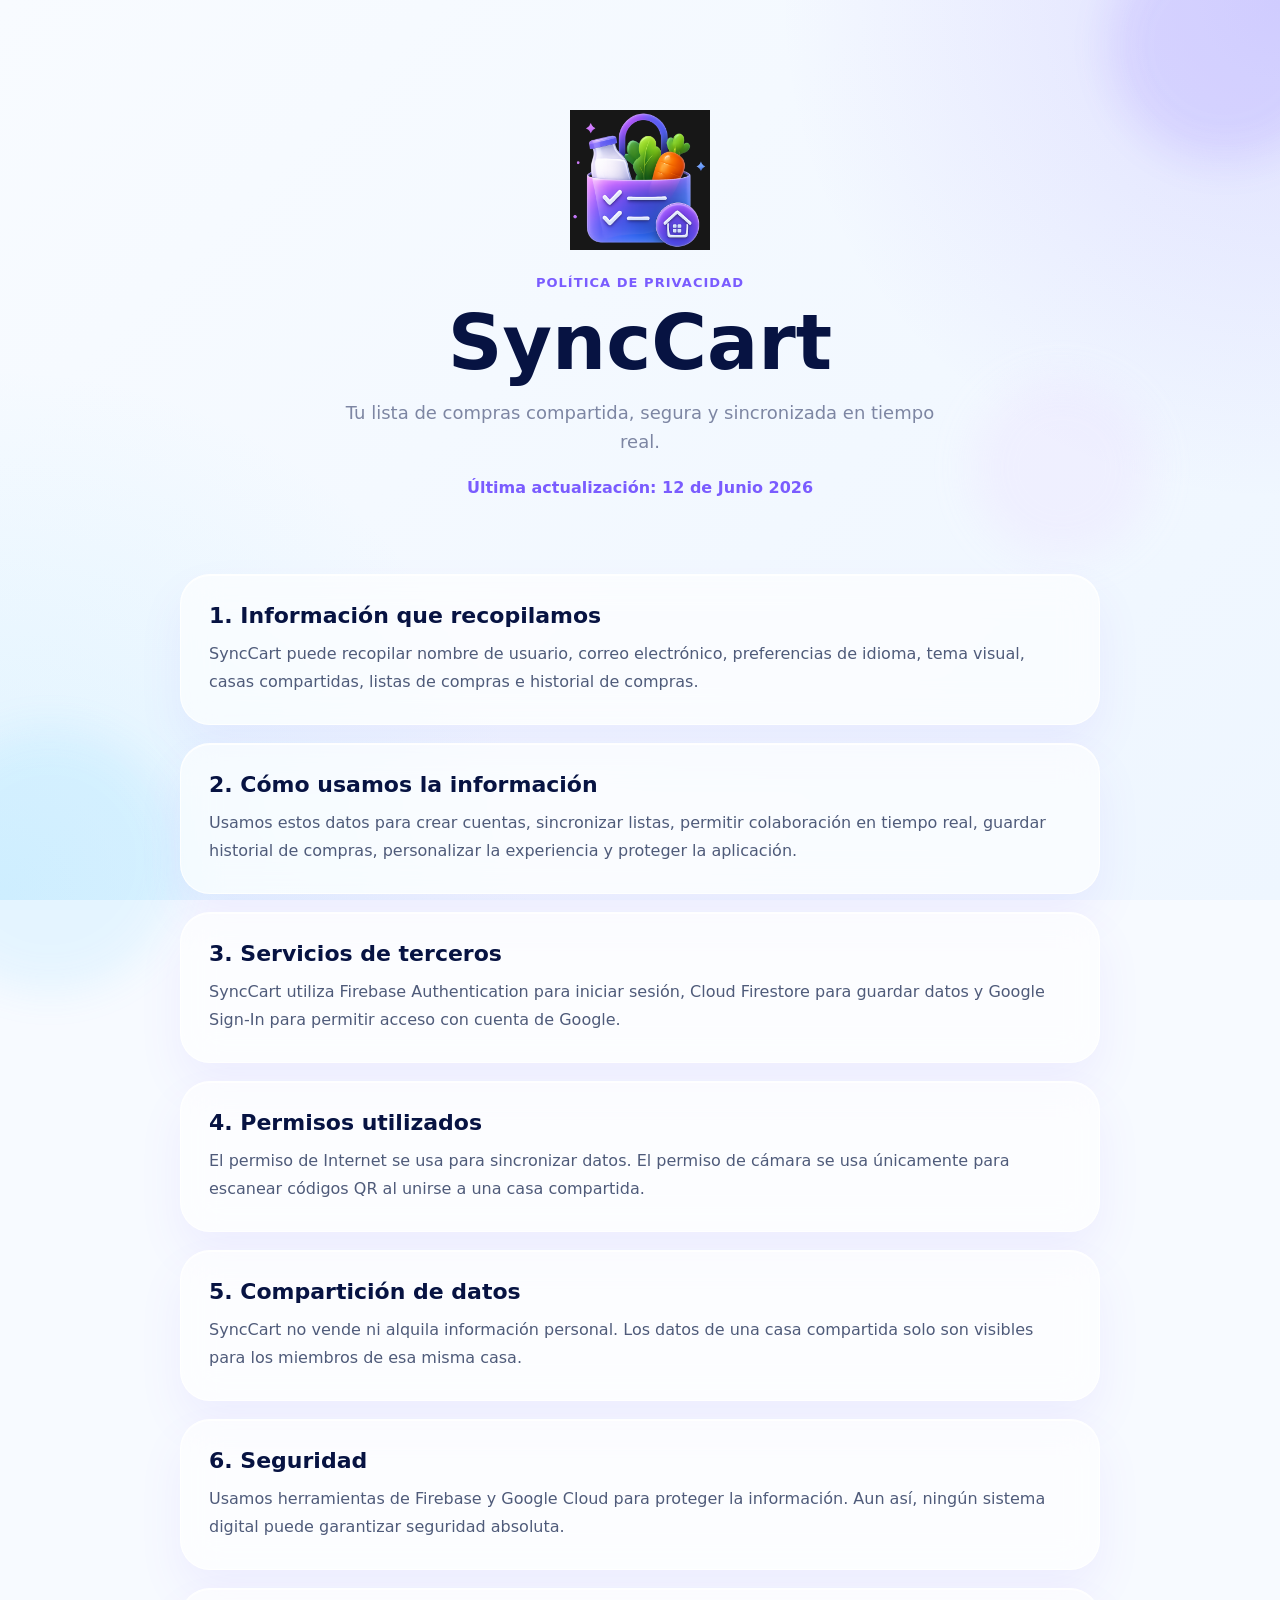
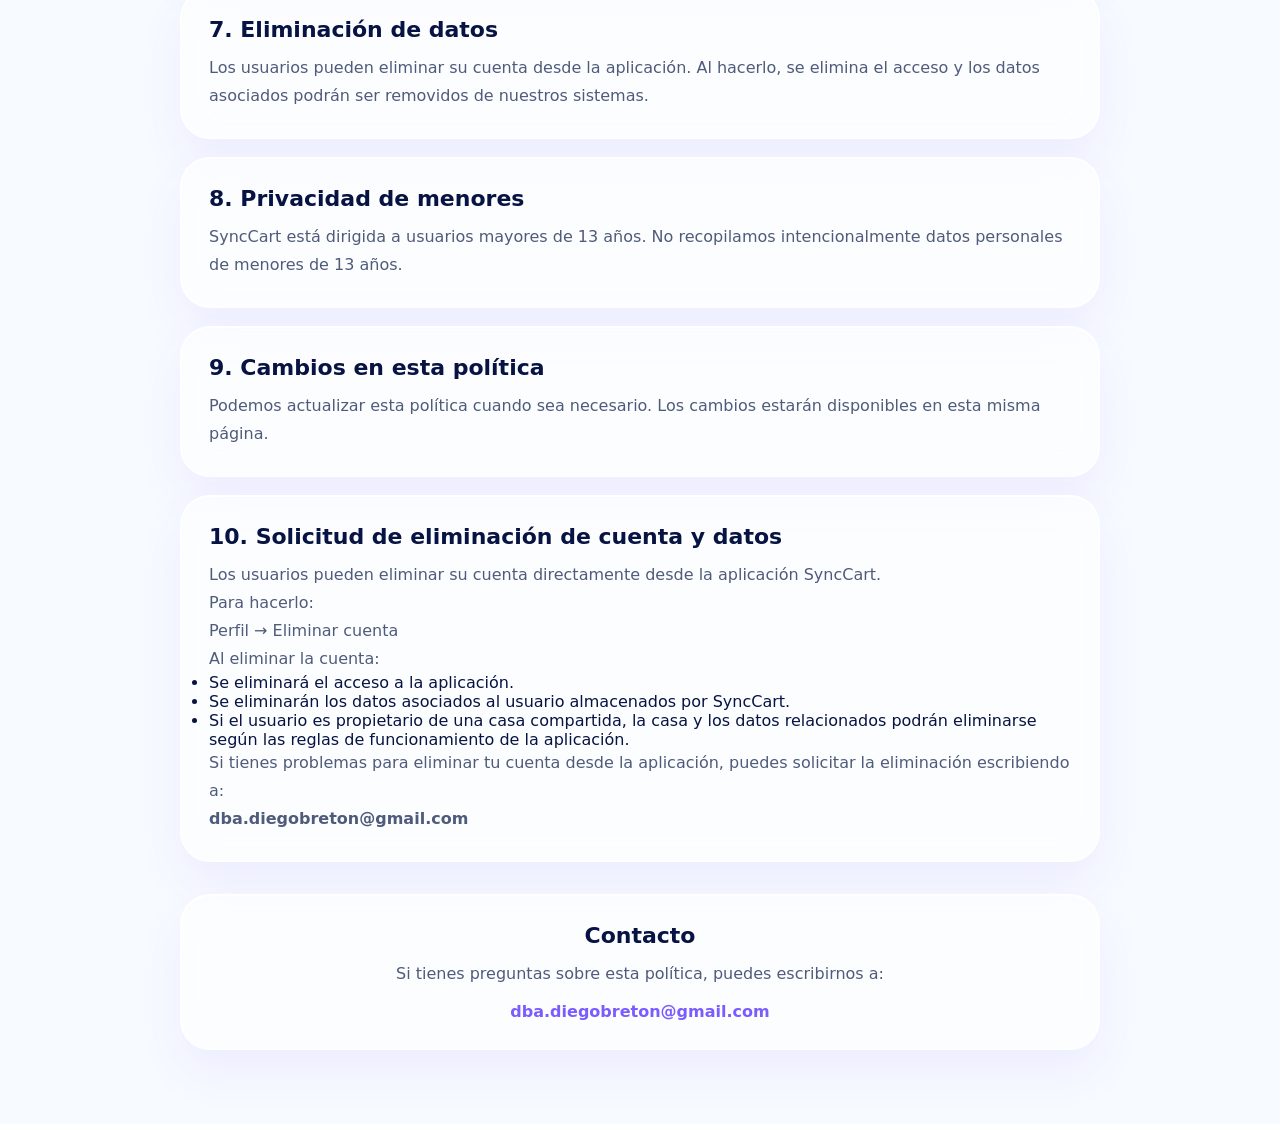
<file: index.html>
<!DOCTYPE html>
<html lang="es">
<head>
  <meta charset="UTF-8" />
  <meta name="viewport" content="width=device-width, initial-scale=1.0" />
  <title>Política de Privacidad | SyncCart</title>

  <link rel="stylesheet" href="style.css" />
</head>
<body>
  <div class="background">
    <div class="orb orb-1"></div>
    <div class="orb orb-2"></div>
    <div class="orb orb-3"></div>
  </div>

  <main class="container">
    <section class="hero reveal">
      <div class="app-icon">
        <img src="icon.png" alt="SyncCart">
      </div>
      <p class="eyebrow">Política de Privacidad</p>
      <h1>SyncCart</h1>
      <p class="subtitle">
        Tu lista de compras compartida, segura y sincronizada en tiempo real.
      </p>
      <p class="date">Última actualización: 12 de Junio 2026</p>
    </section>

    <section class="card reveal">
      <h2>1. Información que recopilamos</h2>
      <p>SyncCart puede recopilar nombre de usuario, correo electrónico, preferencias de idioma, tema visual, casas compartidas, listas de compras e historial de compras.</p>
    </section>

    <section class="card reveal">
      <h2>2. Cómo usamos la información</h2>
      <p>Usamos estos datos para crear cuentas, sincronizar listas, permitir colaboración en tiempo real, guardar historial de compras, personalizar la experiencia y proteger la aplicación.</p>
    </section>

    <section class="card reveal">
      <h2>3. Servicios de terceros</h2>
      <p>SyncCart utiliza Firebase Authentication para iniciar sesión, Cloud Firestore para guardar datos y Google Sign-In para permitir acceso con cuenta de Google.</p>
    </section>

    <section class="card reveal">
      <h2>4. Permisos utilizados</h2>
      <p>El permiso de Internet se usa para sincronizar datos. El permiso de cámara se usa únicamente para escanear códigos QR al unirse a una casa compartida.</p>
    </section>

    <section class="card reveal">
      <h2>5. Compartición de datos</h2>
      <p>SyncCart no vende ni alquila información personal. Los datos de una casa compartida solo son visibles para los miembros de esa misma casa.</p>
    </section>

    <section class="card reveal">
      <h2>6. Seguridad</h2>
      <p>Usamos herramientas de Firebase y Google Cloud para proteger la información. Aun así, ningún sistema digital puede garantizar seguridad absoluta.</p>
    </section>

    <section class="card reveal">
      <h2>7. Eliminación de datos</h2>
      <p>Los usuarios pueden eliminar su cuenta desde la aplicación. Al hacerlo, se elimina el acceso y los datos asociados podrán ser removidos de nuestros sistemas.</p>
    </section>

    <section class="card reveal">
      <h2>8. Privacidad de menores</h2>
      <p>SyncCart está dirigida a usuarios mayores de 13 años. No recopilamos intencionalmente datos personales de menores de 13 años.</p>
    </section>

    <section class="card reveal">
      <h2>9. Cambios en esta política</h2>
      <p>Podemos actualizar esta política cuando sea necesario. Los cambios estarán disponibles en esta misma página.</p>
    </section>

    <section class="card reveal">
      <h2>10. Solicitud de eliminación de cuenta y datos</h2>
    
      <p>
        Los usuarios pueden eliminar su cuenta directamente desde la aplicación SyncCart.
      </p>
    
      <p>
        Para hacerlo:
      </p>
    
      <p>
        Perfil → Eliminar cuenta
      </p>
    
      <p>
        Al eliminar la cuenta:
      </p>
    
      <ul>
        <li>Se eliminará el acceso a la aplicación.</li>
        <li>Se eliminarán los datos asociados al usuario almacenados por SyncCart.</li>
        <li>Si el usuario es propietario de una casa compartida, la casa y los datos relacionados podrán eliminarse según las reglas de funcionamiento de la aplicación.</li>
      </ul>
    
      <p>
        Si tienes problemas para eliminar tu cuenta desde la aplicación, puedes solicitar la eliminación escribiendo a:
      </p>
    
      <p>
        <strong>dba.diegobreton@gmail.com</strong>
      </p>
    </section>
    
    <section class="contact reveal">
      <h2>Contacto</h2>
      <p>Si tienes preguntas sobre esta política, puedes escribirnos a:</p>
      <a href="mailto:dba.diegobreton@gmail.com">dba.diegobreton@gmail.com</a>
    </section>
  </main>

  <script src="script.js"></script>
</body>
</html>
</file>
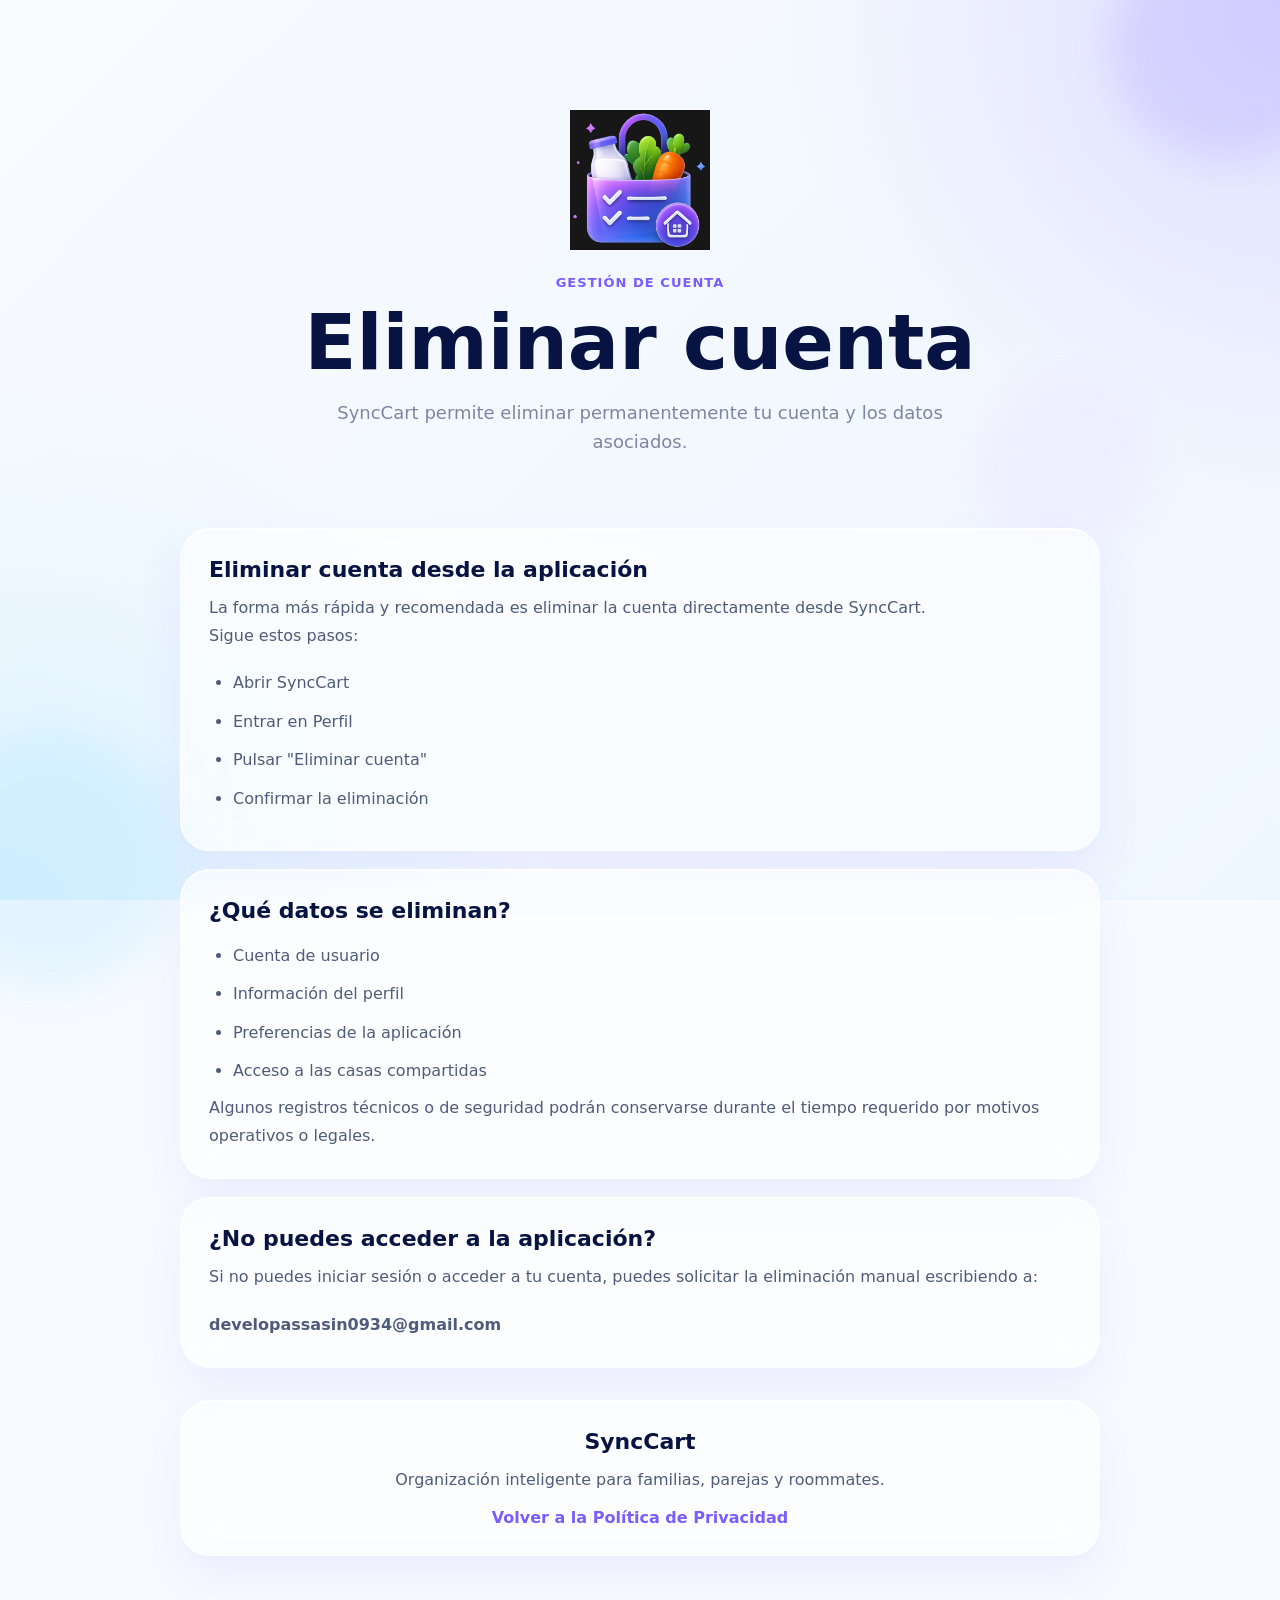
<file: delete-account.html>
<!DOCTYPE html>
<html lang="es">
<head>
  <meta charset="UTF-8">
  <meta name="viewport" content="width=device-width, initial-scale=1.0">
  <title>Eliminar cuenta | SyncCart</title>

  <link rel="stylesheet" href="style.css">
</head>
<body>

  <div class="background">
    <div class="orb orb-1"></div>
    <div class="orb orb-2"></div>
    <div class="orb orb-3"></div>
  </div>

  <main class="container">

    <section class="hero reveal active">
      <div class="app-icon">
        <img src="icon.png" alt="SyncCart">
      </div>

      <p class="eyebrow">Gestión de cuenta</p>

      <h1>Eliminar cuenta</h1>

      <p class="subtitle">
        SyncCart permite eliminar permanentemente tu cuenta y los datos asociados.
      </p>
    </section>

    <section class="card reveal active">
      <h2>Eliminar cuenta desde la aplicación</h2>

      <p>
        La forma más rápida y recomendada es eliminar la cuenta directamente desde SyncCart.
      </p>

      <p>
        Sigue estos pasos:
      </p>

      <ul class="steps">
        <li>Abrir SyncCart</li>
        <li>Entrar en Perfil</li>
        <li>Pulsar "Eliminar cuenta"</li>
        <li>Confirmar la eliminación</li>
      </ul>
    </section>

    <section class="card reveal active">
      <h2>¿Qué datos se eliminan?</h2>

      <ul class="steps">
        <li>Cuenta de usuario</li>
        <li>Información del perfil</li>
        <li>Preferencias de la aplicación</li>
        <li>Acceso a las casas compartidas</li>
      </ul>

      <p>
        Algunos registros técnicos o de seguridad podrán conservarse durante el tiempo requerido por motivos operativos o legales.
      </p>
    </section>

    <section class="card reveal active">
      <h2>¿No puedes acceder a la aplicación?</h2>

      <p>
        Si no puedes iniciar sesión o acceder a tu cuenta, puedes solicitar la eliminación manual escribiendo a:
      </p>

      <p style="margin-top:20px;">
        <strong>developassasin0934@gmail.com</strong>
      </p>
    </section>

    <section class="contact reveal active">
      <h2>SyncCart</h2>

      <p>
        Organización inteligente para familias, parejas y roommates.
      </p>

      <a href="index.html">
        Volver a la Política de Privacidad
      </a>
    </section>

  </main>

</body>
</html>
</file>
<file: style.css>
* {
  box-sizing: border-box;
  margin: 0;
  padding: 0;
}

body {
  font-family: Inter, system-ui, -apple-system, BlinkMacSystemFont, "Segoe UI", sans-serif;
  background: #f7faff;
  color: #071342;
  min-height: 100vh;
  overflow-x: hidden;
}

.background {
  position: fixed;
  inset: 0;
  z-index: -1;
  background:
    radial-gradient(circle at top right, rgba(122, 92, 255, 0.16), transparent 32%),
    radial-gradient(circle at bottom left, rgba(120, 215, 255, 0.18), transparent 34%),
    linear-gradient(135deg, #f8fbff, #eef6ff);
}

.orb {
  position: absolute;
  border-radius: 999px;
  filter: blur(20px);
  opacity: 0.65;
  animation: float 8s ease-in-out infinite;
}

.orb-1 {
  width: 230px;
  height: 230px;
  background: rgba(122, 92, 255, 0.22);
  top: -70px;
  right: -60px;
}

.orb-2 {
  width: 260px;
  height: 260px;
  background: rgba(120, 215, 255, 0.22);
  bottom: -90px;
  left: -80px;
  animation-delay: 1.5s;
}

.orb-3 {
  width: 180px;
  height: 180px;
  background: rgba(233, 213, 255, 0.35);
  top: 42%;
  right: 10%;
  animation-delay: 3s;
}

.container {
  width: min(920px, 92%);
  margin: 0 auto;
  padding: 56px 0;
}

.hero {
  text-align: center;
  padding: 54px 24px;
}

.app-icon {
  display: flex;
  justify-content: center;
  align-items: center;
  margin: 0 auto 22px;
}

.app-icon img {
  width: 140px;
  height: 140px;
  object-fit: contain;
}

.eyebrow {
  color: #7a5cff;
  font-weight: 800;
  letter-spacing: 0.08em;
  text-transform: uppercase;
  font-size: 13px;
  margin-bottom: 10px;
}

h1 {
  font-size: clamp(42px, 8vw, 76px);
  line-height: 1;
  margin-bottom: 18px;
}

.subtitle {
  max-width: 620px;
  margin: 0 auto;
  color: #7d86a3;
  font-size: 18px;
  line-height: 1.6;
}

.date {
  margin-top: 18px;
  color: #7a5cff;
  font-weight: 700;
}

.card,
.contact {
  margin: 18px 0;
  padding: 28px;
  border-radius: 30px;
  background: rgba(255, 255, 255, 0.62);
  border: 1px solid rgba(255, 255, 255, 0.8);
  box-shadow:
    0 22px 45px rgba(122, 92, 255, 0.08),
    inset 0 1px 0 rgba(255, 255, 255, 0.9);
  backdrop-filter: blur(18px);
  transition: transform 0.3s ease, box-shadow 0.3s ease;
}

.card:hover,
.contact:hover {
  transform: translateY(-4px);
  box-shadow:
    0 28px 60px rgba(122, 92, 255, 0.13),
    inset 0 1px 0 rgba(255, 255, 255, 0.95);
}

h2 {
  font-size: 22px;
  margin-bottom: 12px;
}

p {
  color: #4f5b7a;
  line-height: 1.75;
  font-size: 16px;
}

.contact {
  text-align: center;
  margin-top: 32px;
}

.contact a {
  display: inline-block;
  margin-top: 14px;
  color: #7a5cff;
  text-decoration: none;
  font-weight: 900;
}

.reveal {
  opacity: 0;
  transform: translateY(24px);
  transition: opacity 0.8s ease, transform 0.8s ease;
}

.reveal.active {
  opacity: 1;
  transform: translateY(0);
}

.steps {
  margin-top: 18px;
  padding-left: 24px;
}

.steps li {
  color: #4f5b7a;
  line-height: 1.9;
  margin-bottom: 8px;
}

@keyframes float {
  0%, 100% {
    transform: translateY(0) scale(1);
  }

  50% {
    transform: translateY(-18px) scale(1.04);
  }
}

@media (max-width: 600px) {
  .container {
    width: 92%;
    padding: 34px 0;
  }

  .hero {
    padding: 36px 10px;
  }

  .card,
  .contact {
    padding: 22px;
    border-radius: 24px;
  }
}
</file>
